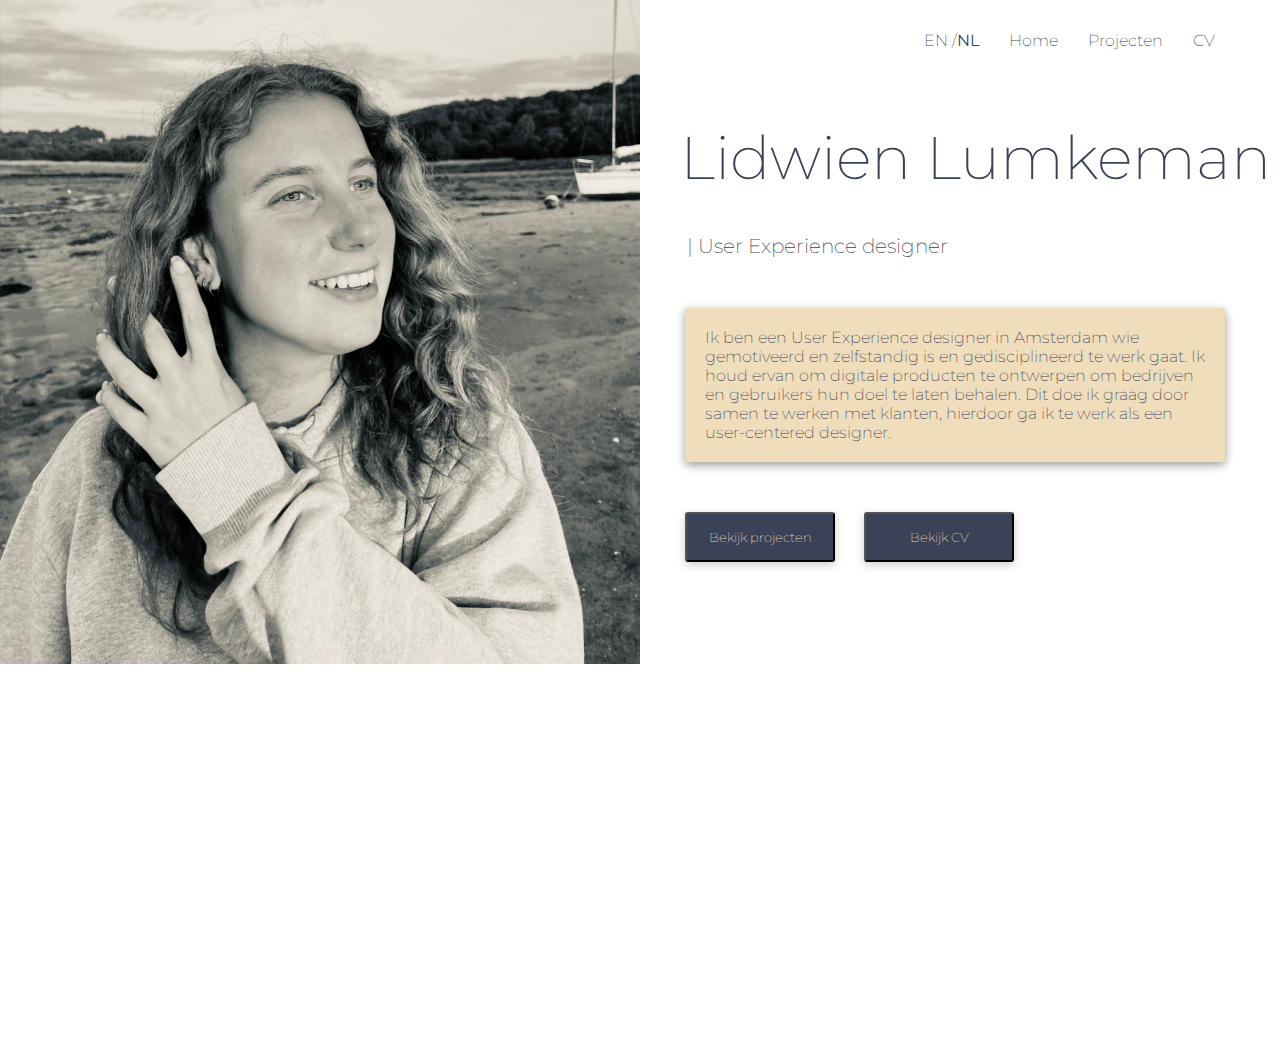
<file: index.html>
<!DOCTYPE html>
<html lang="en">
<head>
    <meta charset="UTF-8">
        <meta name="viewport" content="width=device-width, initial-scale=1.0">
    <meta http-equiv="X-UA-Compatible" content="ie=edge">
    <link rel="stylesheet" href="style.css">
    <title>landingpage</title>
</head>

<body>
    <main>
<header>
        <nav>
            <ul>
                <li><a href="index-en.html"> EN / <strong>  NL </strong> </a></li>
                <li><a href="index.html"> Home </a></li>
                <li><a href="projecten.html"> Projecten </a></li>
                <li><a href="cv.html"> CV </a></li>
            </ul>
        </nav>
    </header>

<section>
       <div class="container-header">
        <div class="photo">
            <img class="photo" src="images/header-foto.png" >
        </div>

        <div class="text-header">
            <h1> Lidwien Lumkeman </h1>
            <h4> |  User Experience designer </h4>

            <p> Ik ben een User Experience designer in Amsterdam wie gemotiveerd en zelfstandig is en gedisciplineerd te werk gaat.
              Ik houd ervan om digitale producten te ontwerpen om bedrijven en gebruikers hun doel te laten behalen. Dit doe ik graag door samen te werken met klanten,
              hierdoor ga ik te werk als een user-centered designer.  </p>

            <button class="buttons-header"> <a class="button-case" href="projecten.html"> Bekijk projecten </a></button>

            <button class="buttons-header"> <a class="button-case" href="cv.html"> Bekijk CV </a></button>

            </div>
        </div>

</section>
    </main>
</body>
</html>
</file>
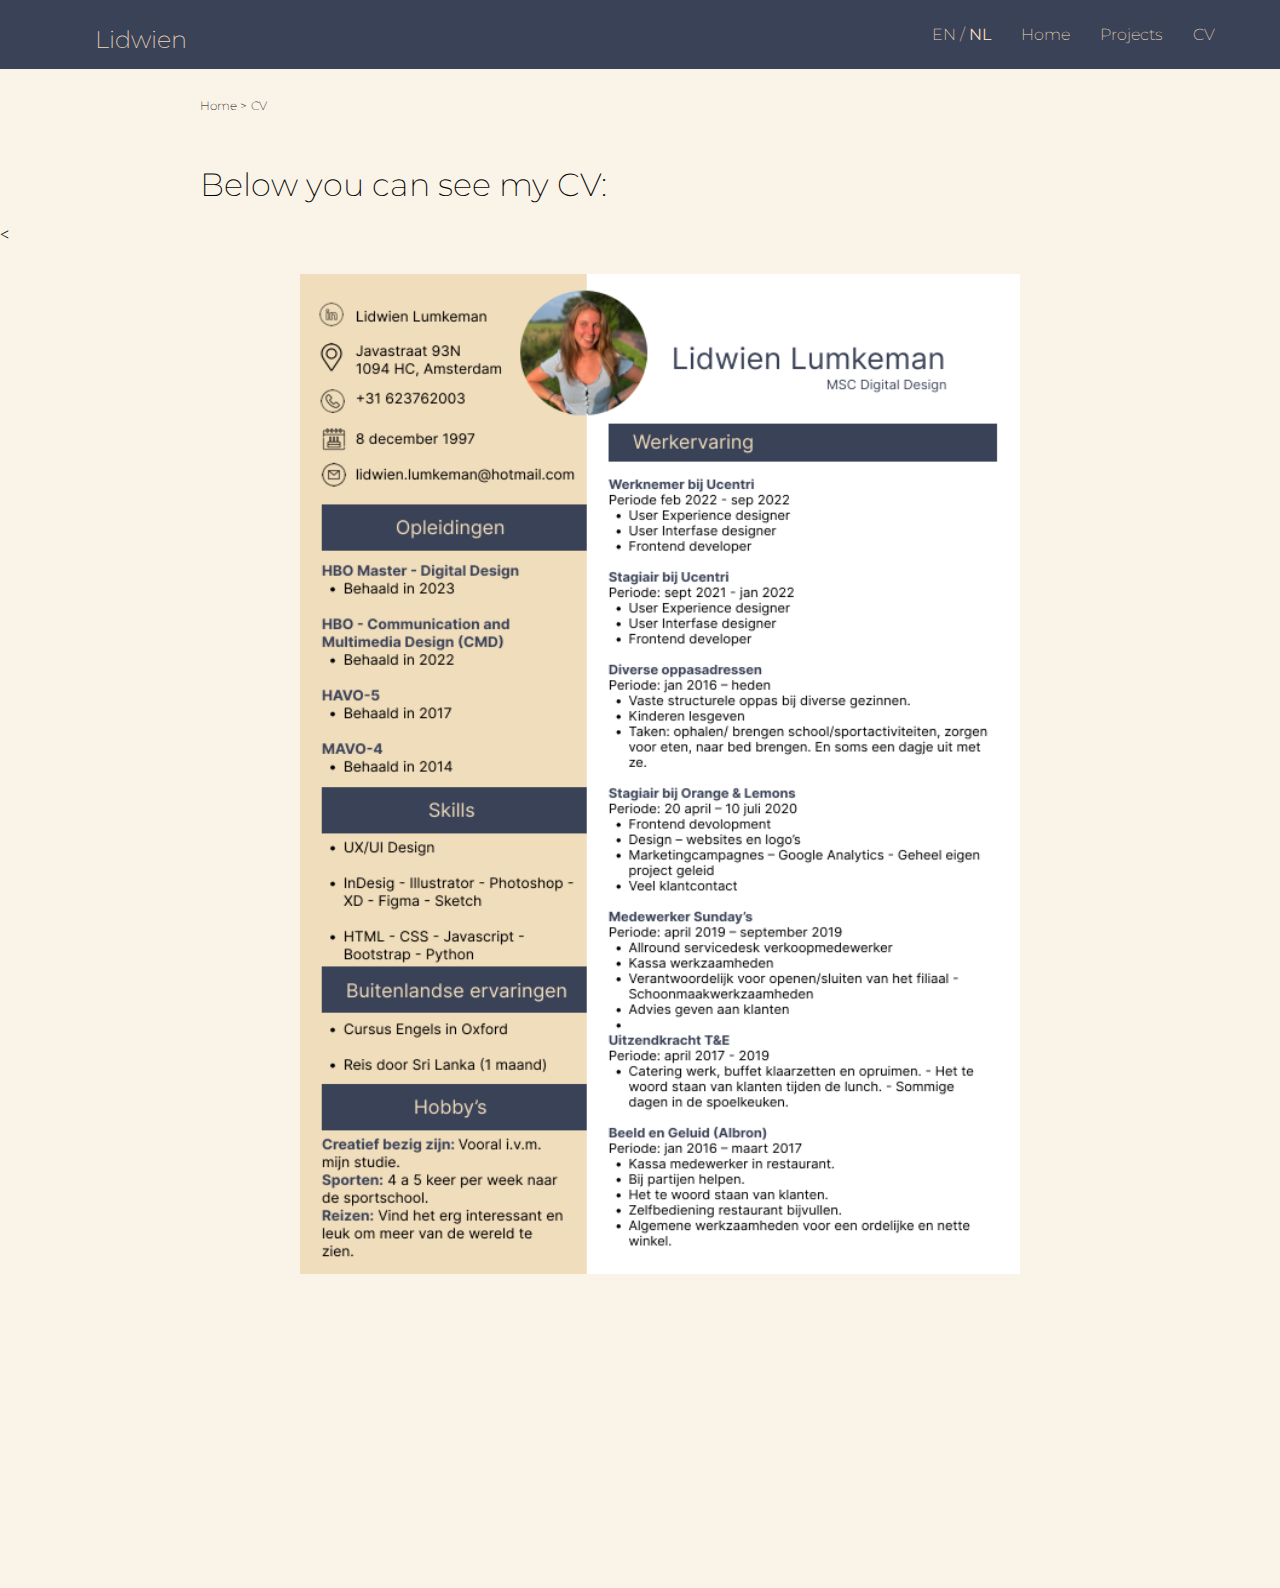
<file: cv-en.html>
<!DOCTYPE html>
<html lang="en">

<head>
    <meta charset="UTF-8">
    <meta name="viewport" content="width=device-width, initial-scale=1.0">
    <meta http-equiv="X-UA-Compatible" content="ie=edge">
    <link rel="stylesheet" href="style.css">
    <title>Cases</title>
</head>

<body>
    <main class="bg-beige">

      <header>
          <nav class="cases">
              <ul>
                  <li> <a href="index-en.html"> Lidwien </a></li>
                  <li><a href="cv.html"> EN / <strong>  NL </strong> </a></li>
                  <li><a href="index-en.html"> Home </a></li>
                  <li><a href="projecten-en.html"> Projects </a></li>
                  <li><a href="cv-en.html"> CV </a></li>
              </ul>
          </nav>
      </header>

                <p class="text-case1"> <a class="breadcrumps" href="index.html"> Home ></a> <a class="breadcrumps"> CV </a> </p>

        <h1 class="header"> Below you can see my CV: </h1>

        <<img class="cv" src="images/cv.png" alt="">
    </main>


</body>

</html>
</file>
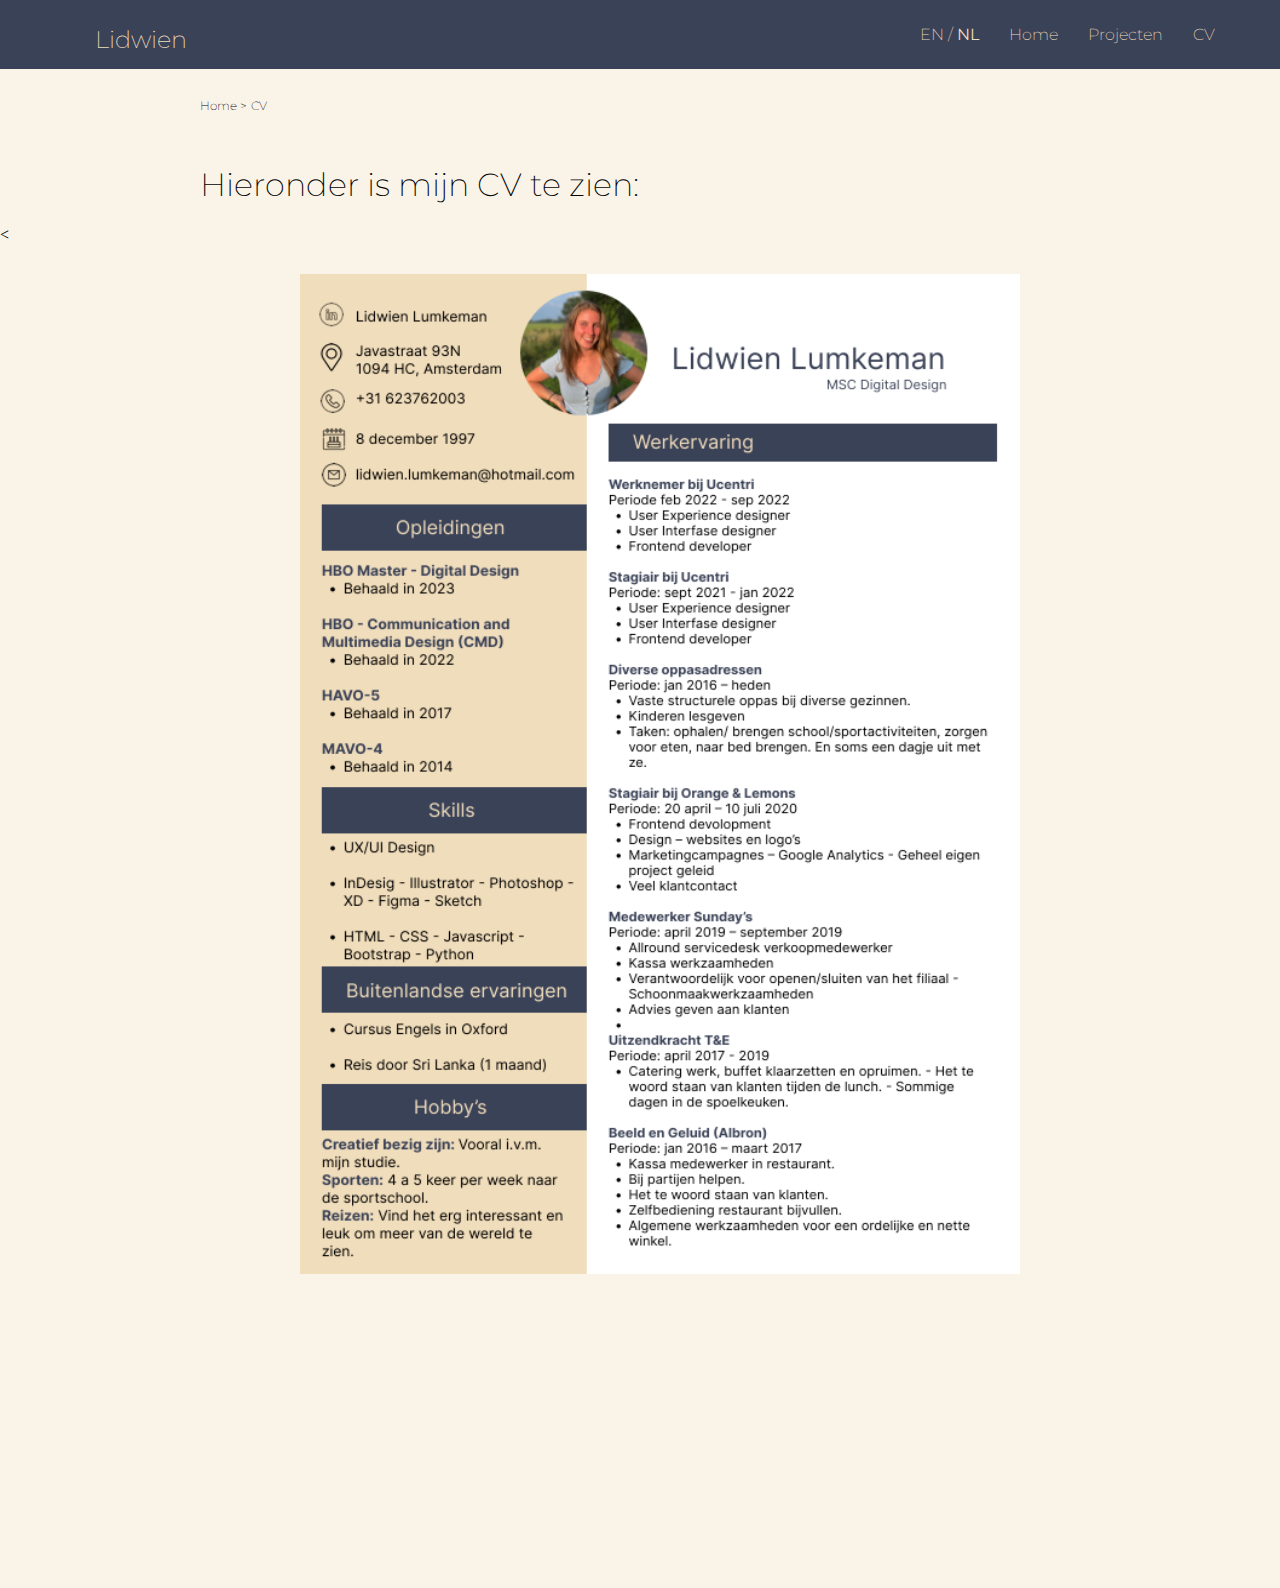
<file: cv.html>
<!DOCTYPE html>
<html lang="en">

<head>
    <meta charset="UTF-8">
    <meta name="viewport" content="width=device-width, initial-scale=1.0">
    <meta http-equiv="X-UA-Compatible" content="ie=edge">
    <link rel="stylesheet" href="style.css">
    <title>Cases</title>
</head>

<body>
    <main class="bg-beige">

      <header>
          <nav class="cases">
              <ul>
                  <li> <a href="index.html"> Lidwien </a></li>
                  <li><a href="cv-en.html"> EN / <strong>  NL </strong> </a></li>
                  <li><a href="index.html"> Home </a></li>
                  <li><a href="projecten.html"> Projecten </a></li>
                  <li><a href="cv.html"> CV </a></li>
              </ul>
          </nav>
      </header>

                <p class="text-case1"> <a class="breadcrumps" href="index.html"> Home ></a> <a class="breadcrumps"> CV </a> </p>

        <h1 class="header"> Hieronder is mijn CV te zien: </h1>

        <<img class="cv" src="images/cv.png" alt="">
    </main>


</body>

</html>
</file>
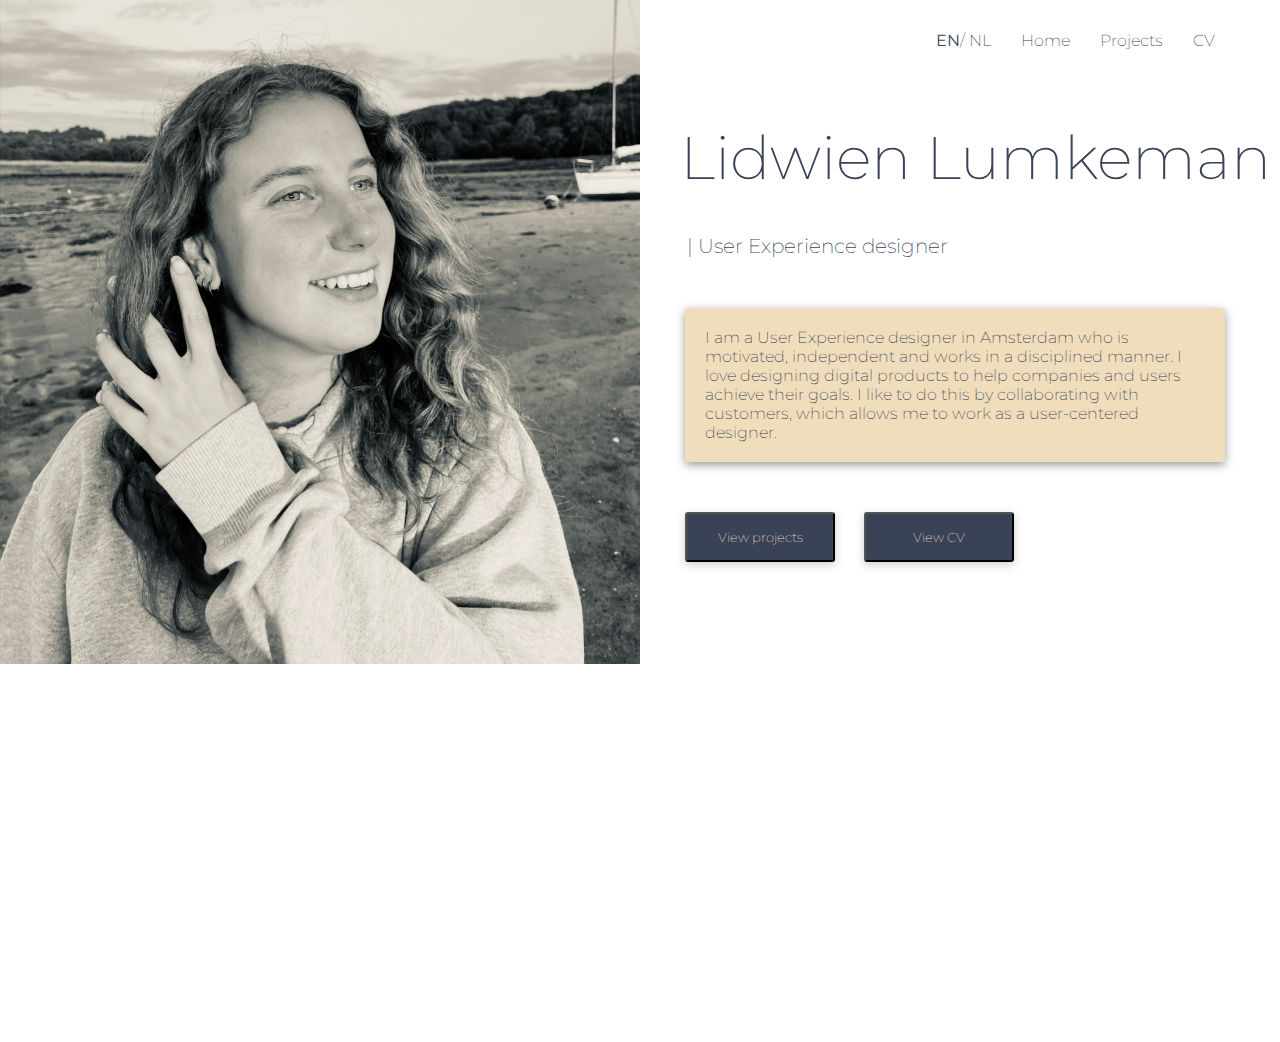
<file: index-en.html>
<!DOCTYPE html>
<html lang="en">
<head>
    <meta charset="UTF-8">
        <meta name="viewport" content="width=device-width, initial-scale=1.0">
    <meta http-equiv="X-UA-Compatible" content="ie=edge">
    <link rel="stylesheet" href="style.css">
    <title>landingpage</title>
</head>

<body>
    <main>
<header>
        <nav>
            <ul>
              <li><a href="index.html"> <strong> EN </strong> /  NL </a></li>
                <li><a href="index-en.html"> Home </a></li>
                <li><a href="projecten-en.html"> Projects </a></li>
                <li><a href="cv-en.html"> CV </a></li>
            </ul>
        </nav>
    </header>

<section>
       <div class="container-header">
        <div class="photo">
            <img class="photo" src="images/header-foto.png" >
        </div>

        <div class="text-header">
            <h1> Lidwien Lumkeman </h1>
            <h4> |  User Experience designer </h4>

            <p> I am a User Experience designer in Amsterdam who is motivated, independent and works in a disciplined manner.
              I love designing digital products to help companies and users achieve their goals.
              I like to do this by collaborating with customers, which allows me to work as a user-centered designer.
  </p>

            <button class="buttons-header"> <a class="button-case" href="projecten-en.html"> View projects </a></button>

            <button class="buttons-header"> <a class="button-case" href="cv-en.html"> View CV </a></button>

            </div>
        </div>

</section>
    </main>
</body>
</html>
</file>
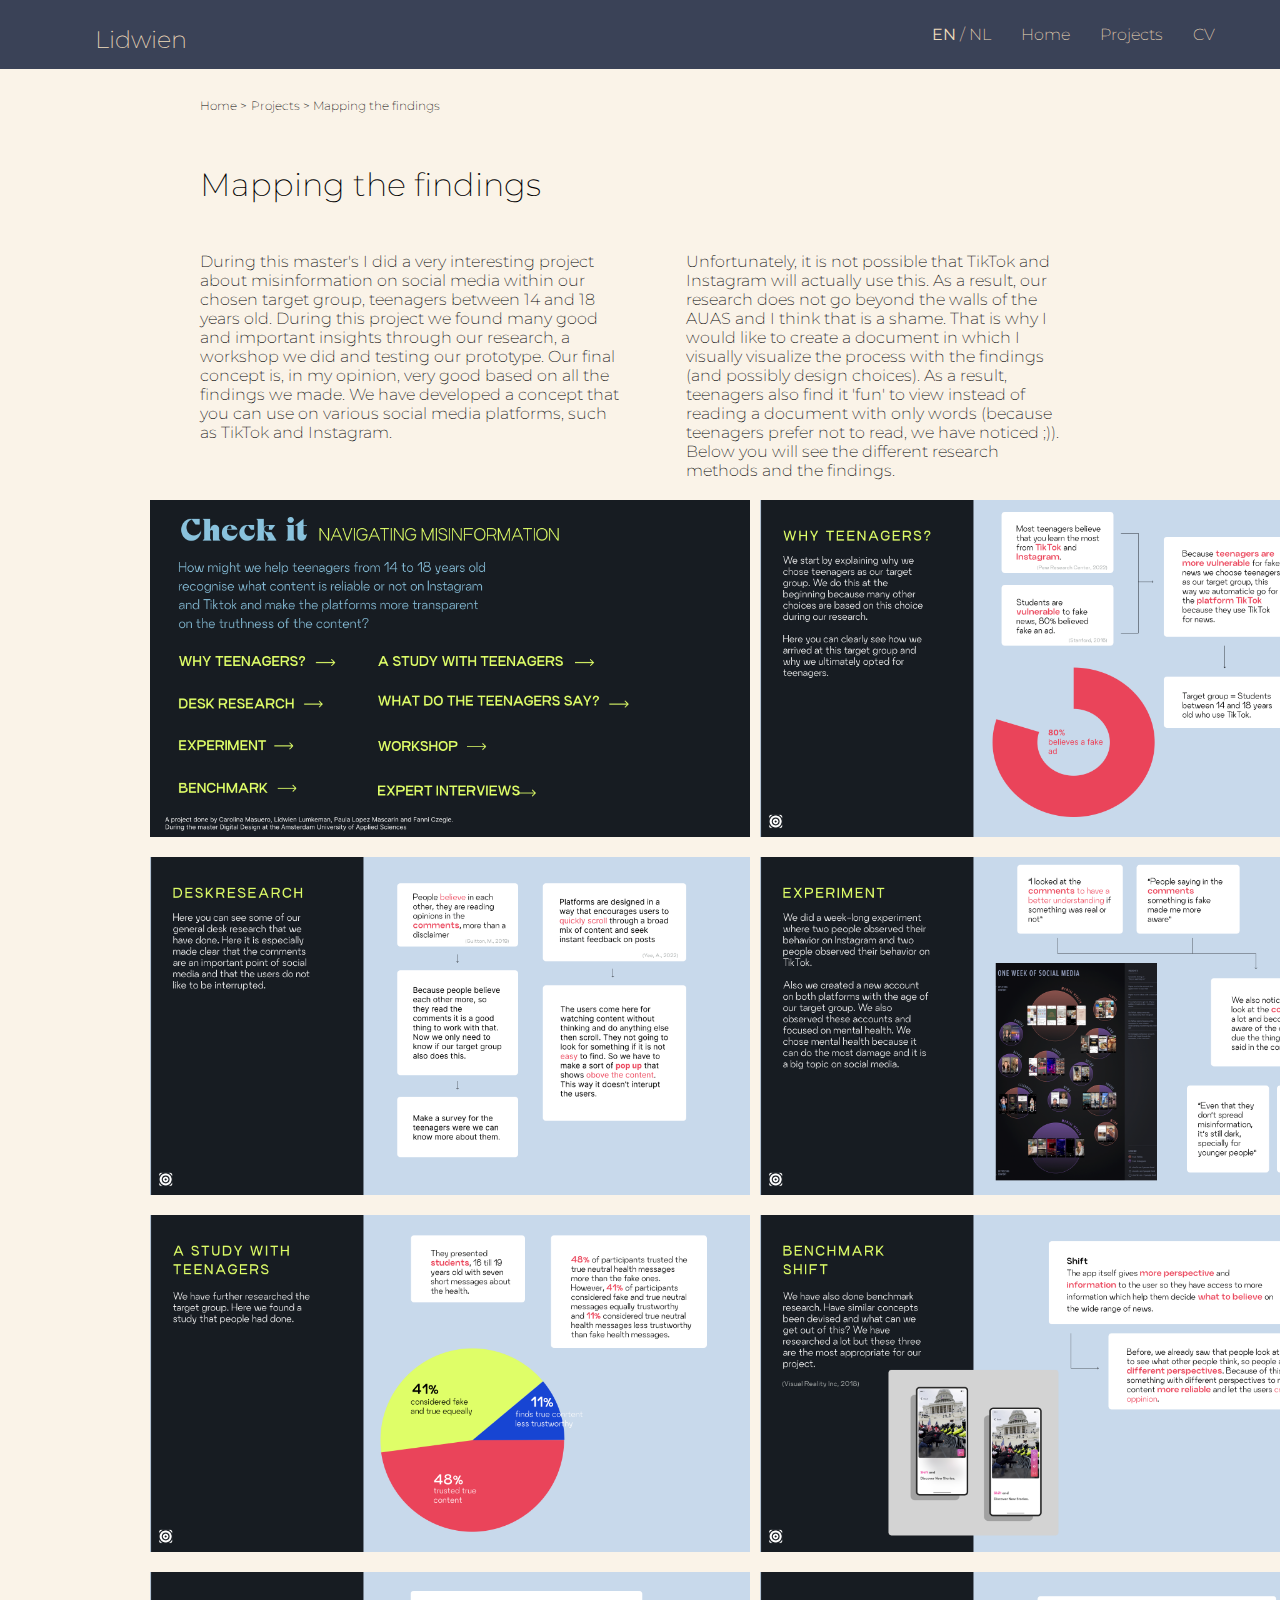
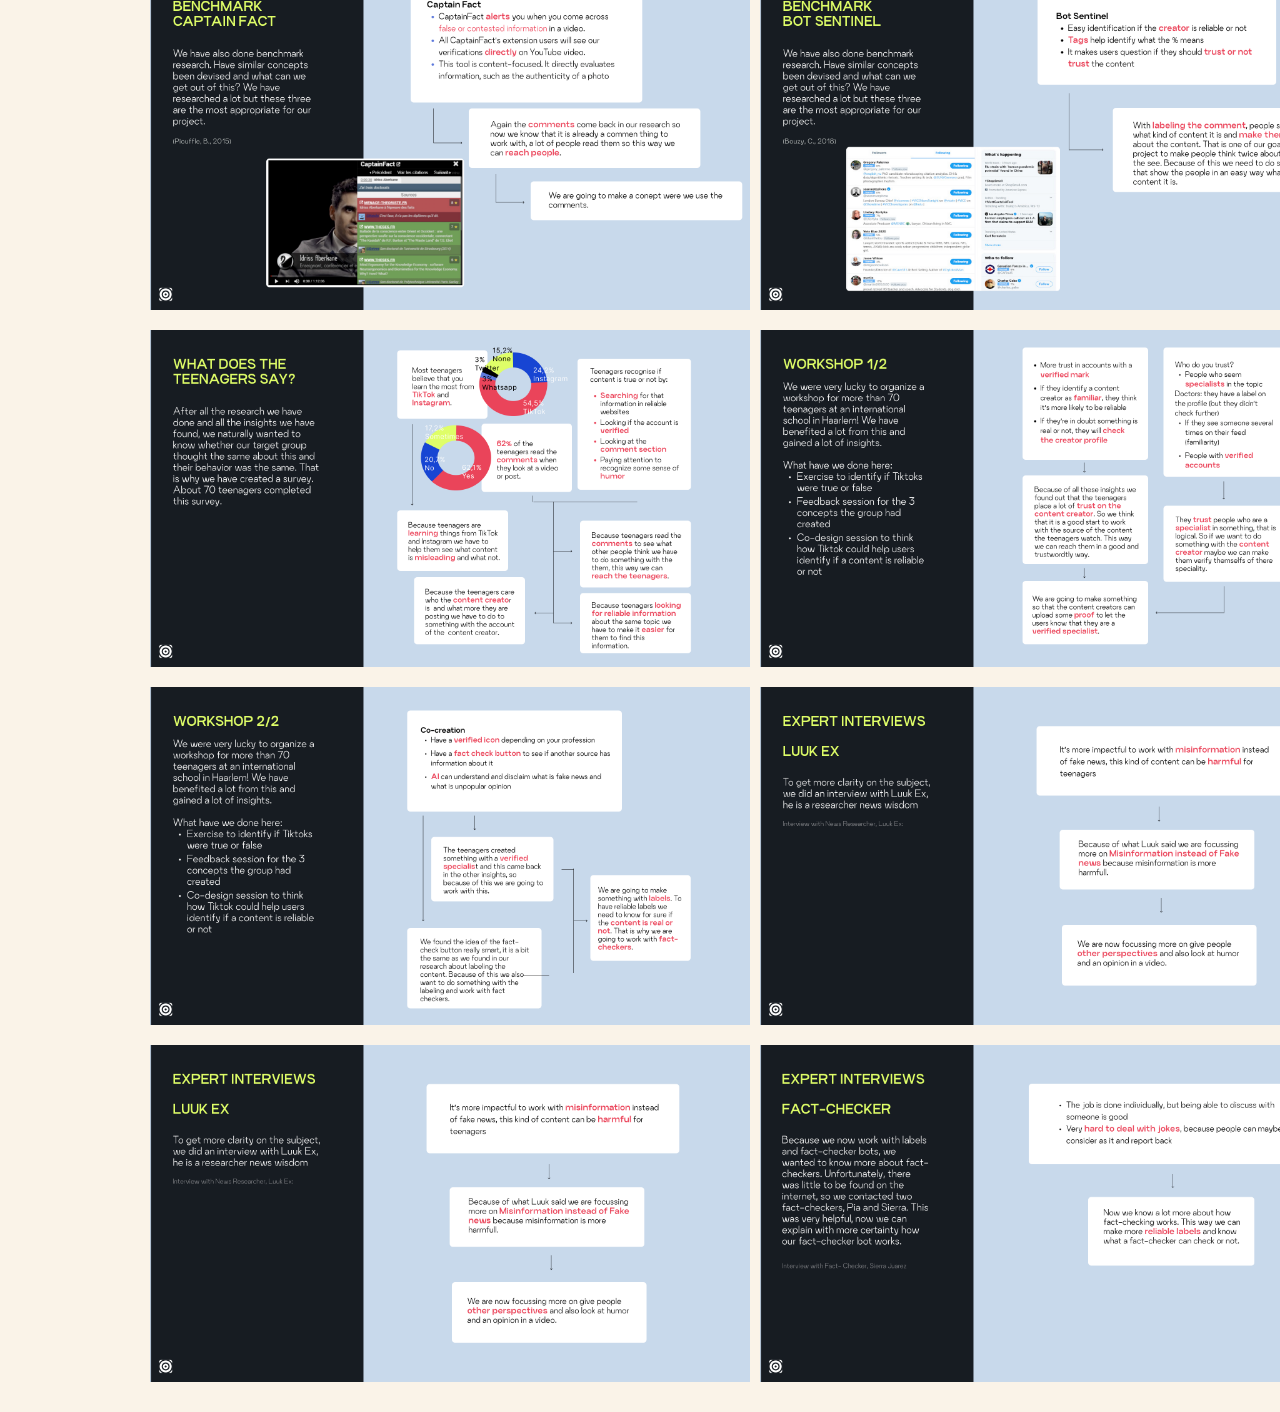
<file: mapping-en.html>
<DOCTYPE html>
<html lang="en">

<head>
    <meta charset="UTF-8">
    <meta name="viewport" content="width=device-width, initial-scale=1.0">
    <meta http-equiv="X-UA-Compatible" content="ie=edge">
    <link rel="stylesheet" href="style.css">
    <title>Document</title>
</head>

<body>

    <main class="bg-beige">

      <header>
          <nav class="cases">
              <ul>
                  <li> <a href="index-en.html"> Lidwien </a></li>
                  <li><a href="mapping.html"> <strong> EN </strong> /  NL </a></li>
                  <li><a href="index-en.html"> Home </a></li>
                  <li><a href="projecten-en.html"> Projects </a></li>
                  <li><a href="cv-en.html"> CV </a></li>
              </ul>
          </nav>
      </header>

        <p class="text-case1"> <a class="breadcrumps" href="index-en.html"> Home ></a> <a class="breadcrumps" href="projecten-en.html" > Projects > </a> <a class="breadcrumps"> Mapping the findings </a> </p>

        <h1 class="header"> Mapping the findings </h1>

<div class="information">
        <p class="text-case1"> During this master's I did a very interesting project about misinformation on social media within our chosen target group, teenagers between 14 and 18 years old. During this project we found many good and important insights through our research, a workshop we did and testing our prototype.
Our final concept is, in my opinion, very good based on all the findings we made. We have developed a concept that you can use on various social media platforms, such as TikTok and Instagram.
           </p>

        <p class="text-case2">  Unfortunately, it is not possible that TikTok and Instagram will actually use this. As a result, our research does not go beyond the walls of the AUAS and I think that is a shame.
          That is why I would like to create a document in which I visually visualize the process with the findings (and possibly design choices). As a result, teenagers also find it 'fun' to view instead of reading a document with only words (because teenagers prefer not to read, we have noticed ;)). <br>
          Below you will see the different research methods and the findings. </p>
        </div>

    <div class="information">
        <img class="img-poster" src="images/afterlife1.png">
        <img class="img-poster2" src="images/afterlife2.png">
    </div>

    <div class="information">
        <img class="img-poster" src="images/afterlife3.png">
        <img class="img-poster2" src="images/afterlife4.png">
    </div>

    <div class="information">
        <img class="img-poster" src="images/afterlife5.png">
        <img class="img-poster2" src="images/afterlife6.png">
    </div>

    <div class="information">
        <img class="img-poster" src="images/afterlife7.png">
        <img class="img-poster2" src="images/afterlife8.png">
    </div>

    <div class="information">
        <img class="img-poster" src="images/afterlife9.png">
        <img class="img-poster2" src="images/afterlife10.png">
    </div>

    <div class="information">
        <img class="img-poster" src="images/afterlife11.png">
        <img class="img-poster2" src="images/afterlife12.png">
    </div>

    <div class="information">
        <img class="img-poster" src="images/afterlife12.png">
        <img class="img-poster2" src="images/afterlife14.png">
    </div>


    </main>

</body>

</html>
</file>
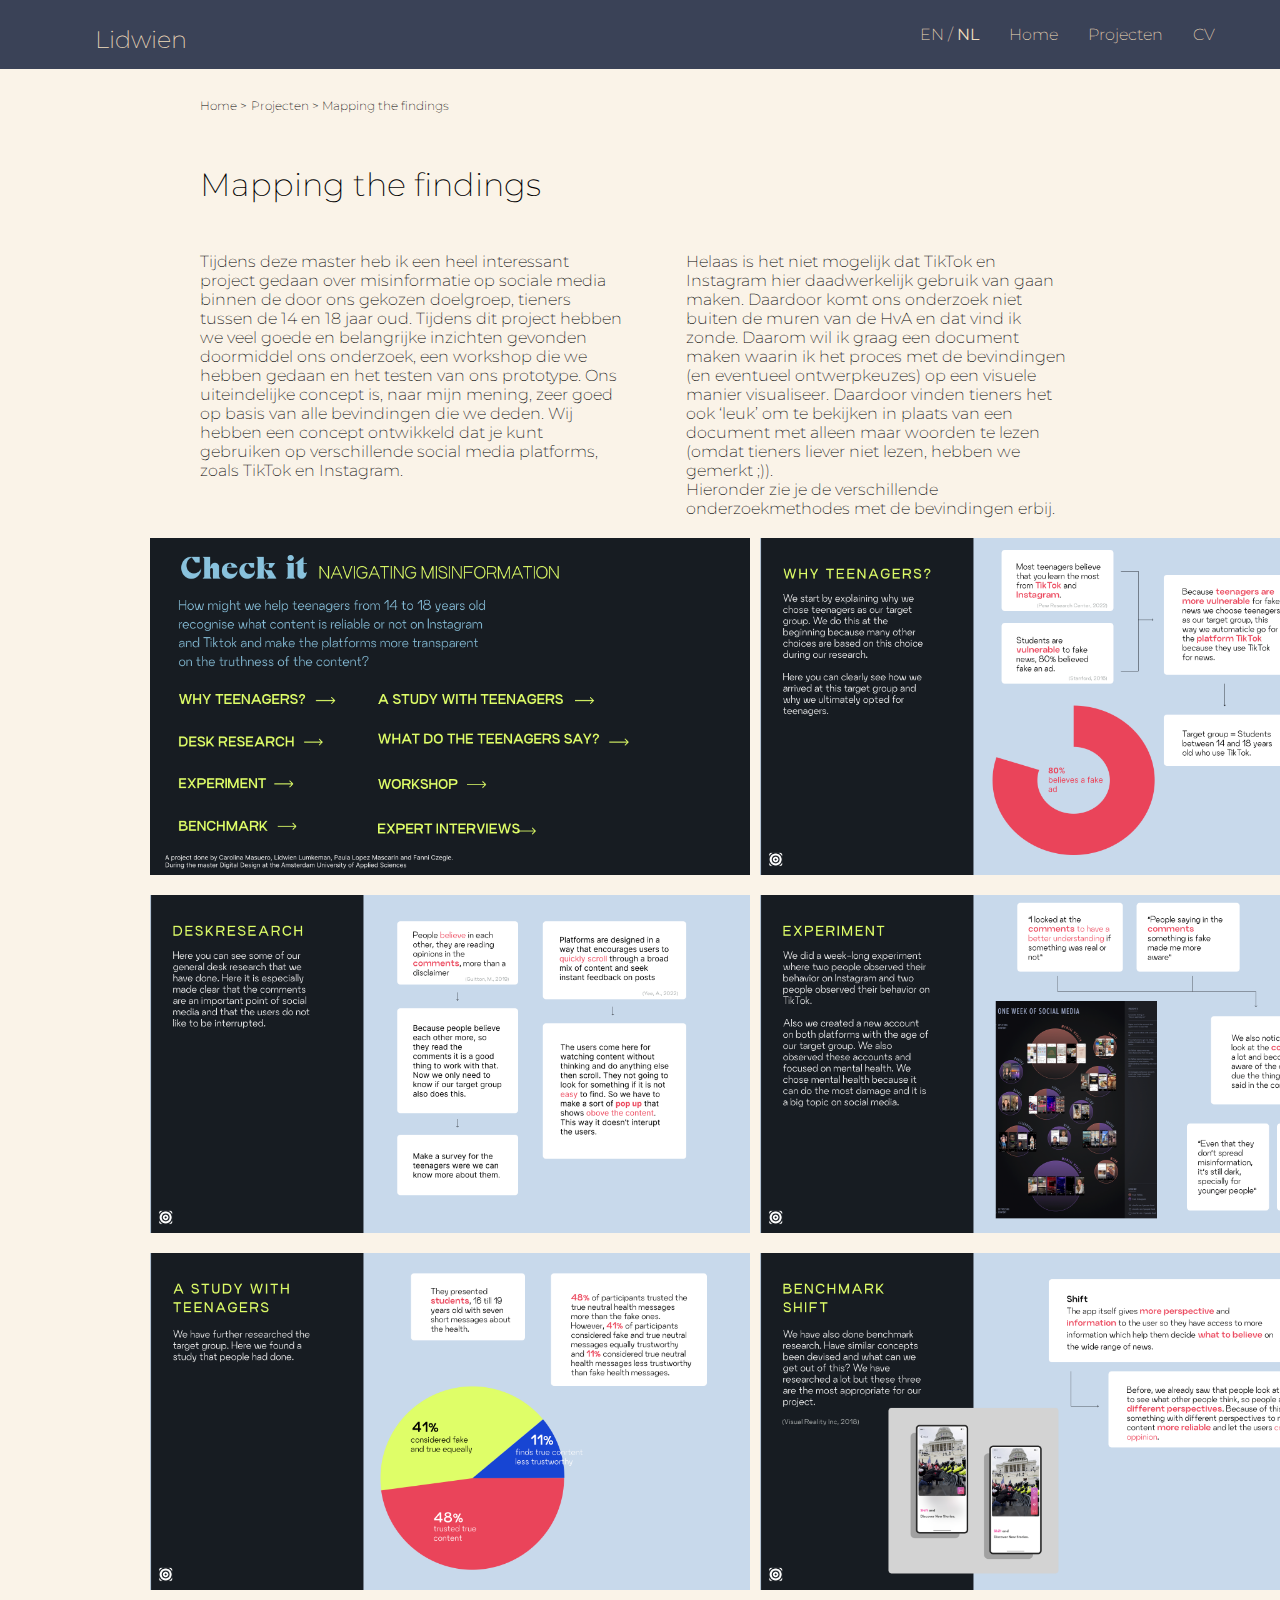
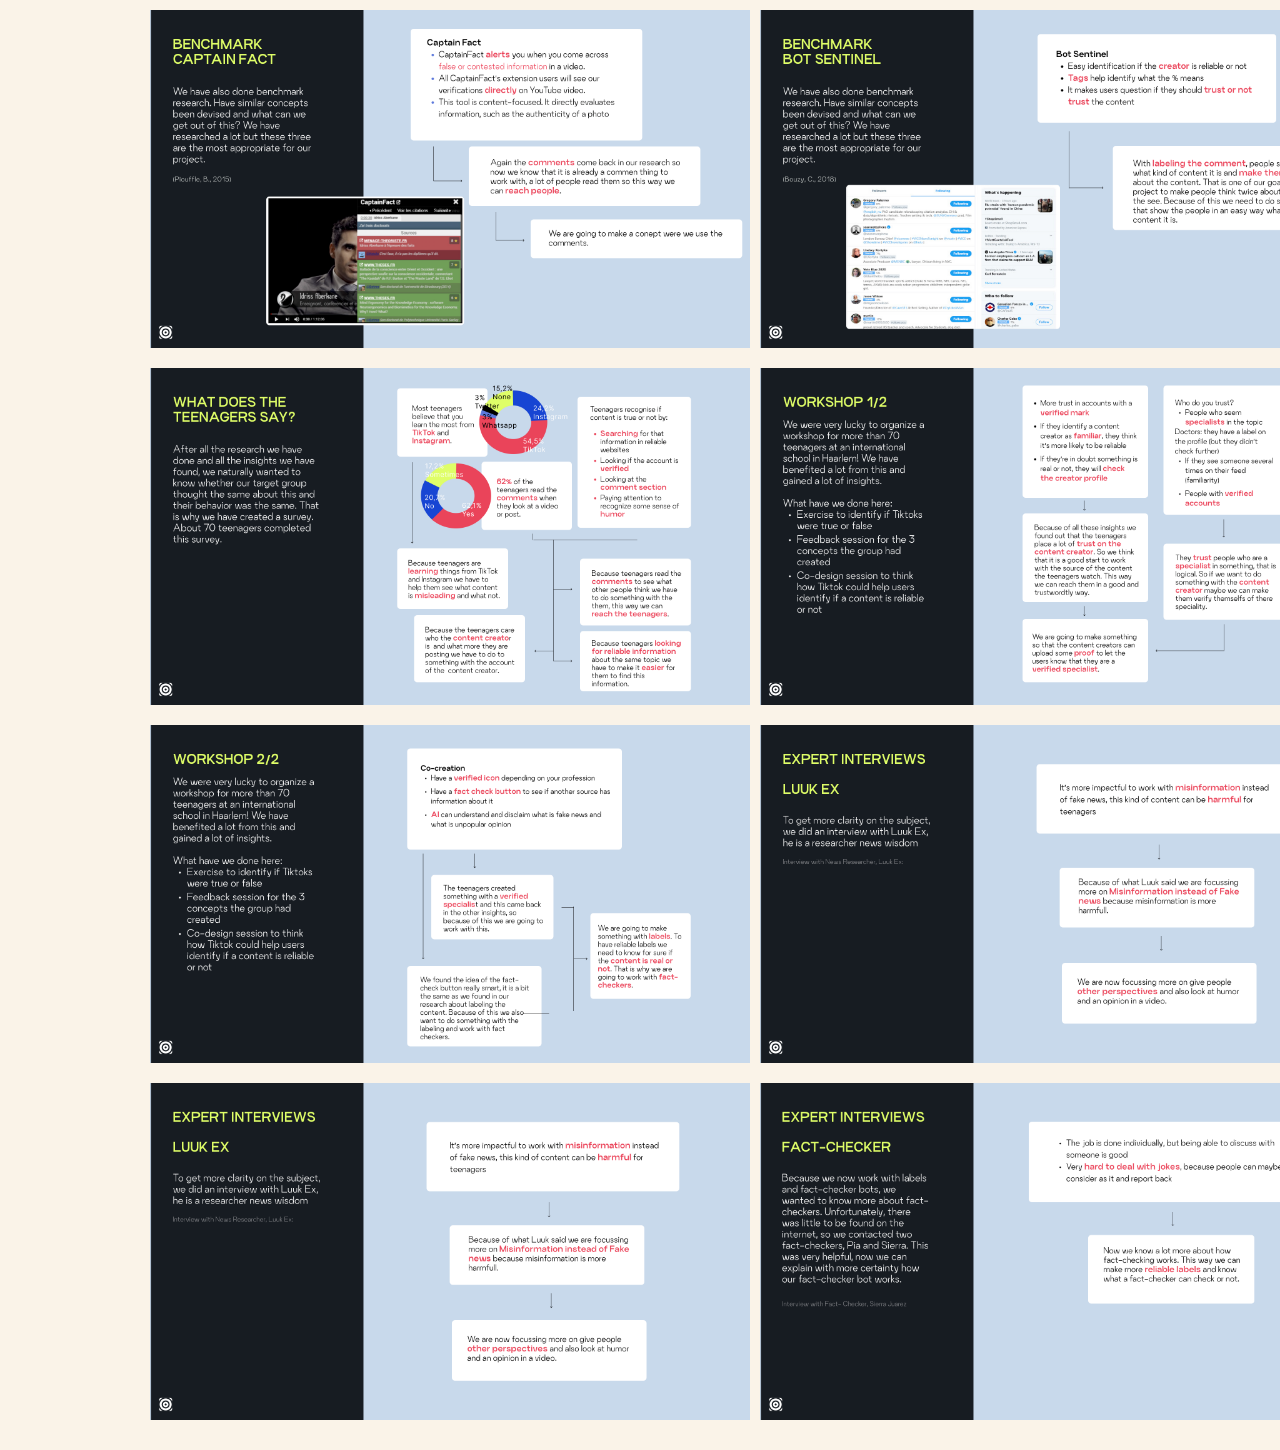
<file: mapping.html>
<DOCTYPE html>
<html lang="en">

<head>
    <meta charset="UTF-8">
    <meta name="viewport" content="width=device-width, initial-scale=1.0">
    <meta http-equiv="X-UA-Compatible" content="ie=edge">
    <link rel="stylesheet" href="style.css">
    <title>Document</title>
</head>

<body>

    <main class="bg-beige">

      <header>
          <nav class="cases">
              <ul>
                  <li> <a href="index.html"> Lidwien </a></li>
                  <li><a href="mapping-en.html"> EN / <strong>  NL </strong> </a></li>
                  <li><a href="index.html"> Home </a></li>
                  <li><a href="projecten.html"> Projecten </a></li>
                  <li><a href="cv.html"> CV </a></li>
              </ul>
          </nav>
      </header>

        <p class="text-case1"> <a class="breadcrumps" href="index.html"> Home ></a> <a class="breadcrumps" href="projecten.html" > Projecten > </a> <a class="breadcrumps"> Mapping the findings </a> </p>

        <h1 class="header"> Mapping the findings </h1>

<div class="information">
        <p class="text-case1"> Tijdens deze master heb ik een heel interessant project gedaan over misinformatie op sociale media binnen de door ons gekozen doelgroep, tieners tussen de 14 en 18 jaar oud. Tijdens dit project hebben we veel goede en belangrijke inzichten gevonden doormiddel ons onderzoek, een workshop die we hebben gedaan en het testen van ons prototype.
          Ons uiteindelijke concept is, naar mijn mening, zeer goed op basis van alle bevindingen die we deden. Wij hebben een concept ontwikkeld dat je kunt gebruiken op verschillende social media platforms, zoals TikTok en Instagram.
           </p>

        <p class="text-case2">  Helaas is het niet mogelijk dat TikTok en Instagram hier daadwerkelijk gebruik van gaan maken. Daardoor komt ons onderzoek niet buiten de muren van de HvA en dat vind ik zonde.
        Daarom wil ik graag een document maken waarin ik het proces met de bevindingen (en eventueel ontwerpkeuzes) op een visuele manier visualiseer. Daardoor vinden tieners het ook ‘leuk’ om te bekijken in plaats van een document met alleen maar woorden te lezen (omdat tieners liever niet lezen, hebben we gemerkt ;)). <br>
      Hieronder zie je de verschillende onderzoekmethodes met de bevindingen erbij.</p>
</div>

    <div class="information">
        <img class="img-poster" src="images/afterlife1.png">
        <img class="img-poster2" src="images/afterlife2.png">
    </div>

    <div class="information">
        <img class="img-poster" src="images/afterlife3.png">
        <img class="img-poster2" src="images/afterlife4.png">
    </div>

    <div class="information">
        <img class="img-poster" src="images/afterlife5.png">
        <img class="img-poster2" src="images/afterlife6.png">
    </div>

    <div class="information">
        <img class="img-poster" src="images/afterlife7.png">
        <img class="img-poster2" src="images/afterlife8.png">
    </div>

    <div class="information">
        <img class="img-poster" src="images/afterlife9.png">
        <img class="img-poster2" src="images/afterlife10.png">
    </div>

    <div class="information">
        <img class="img-poster" src="images/afterlife11.png">
        <img class="img-poster2" src="images/afterlife12.png">
    </div>

    <div class="information">
        <img class="img-poster" src="images/afterlife12.png">
        <img class="img-poster2" src="images/afterlife14.png">
    </div>


    </main>

</body>

</html>
</file>
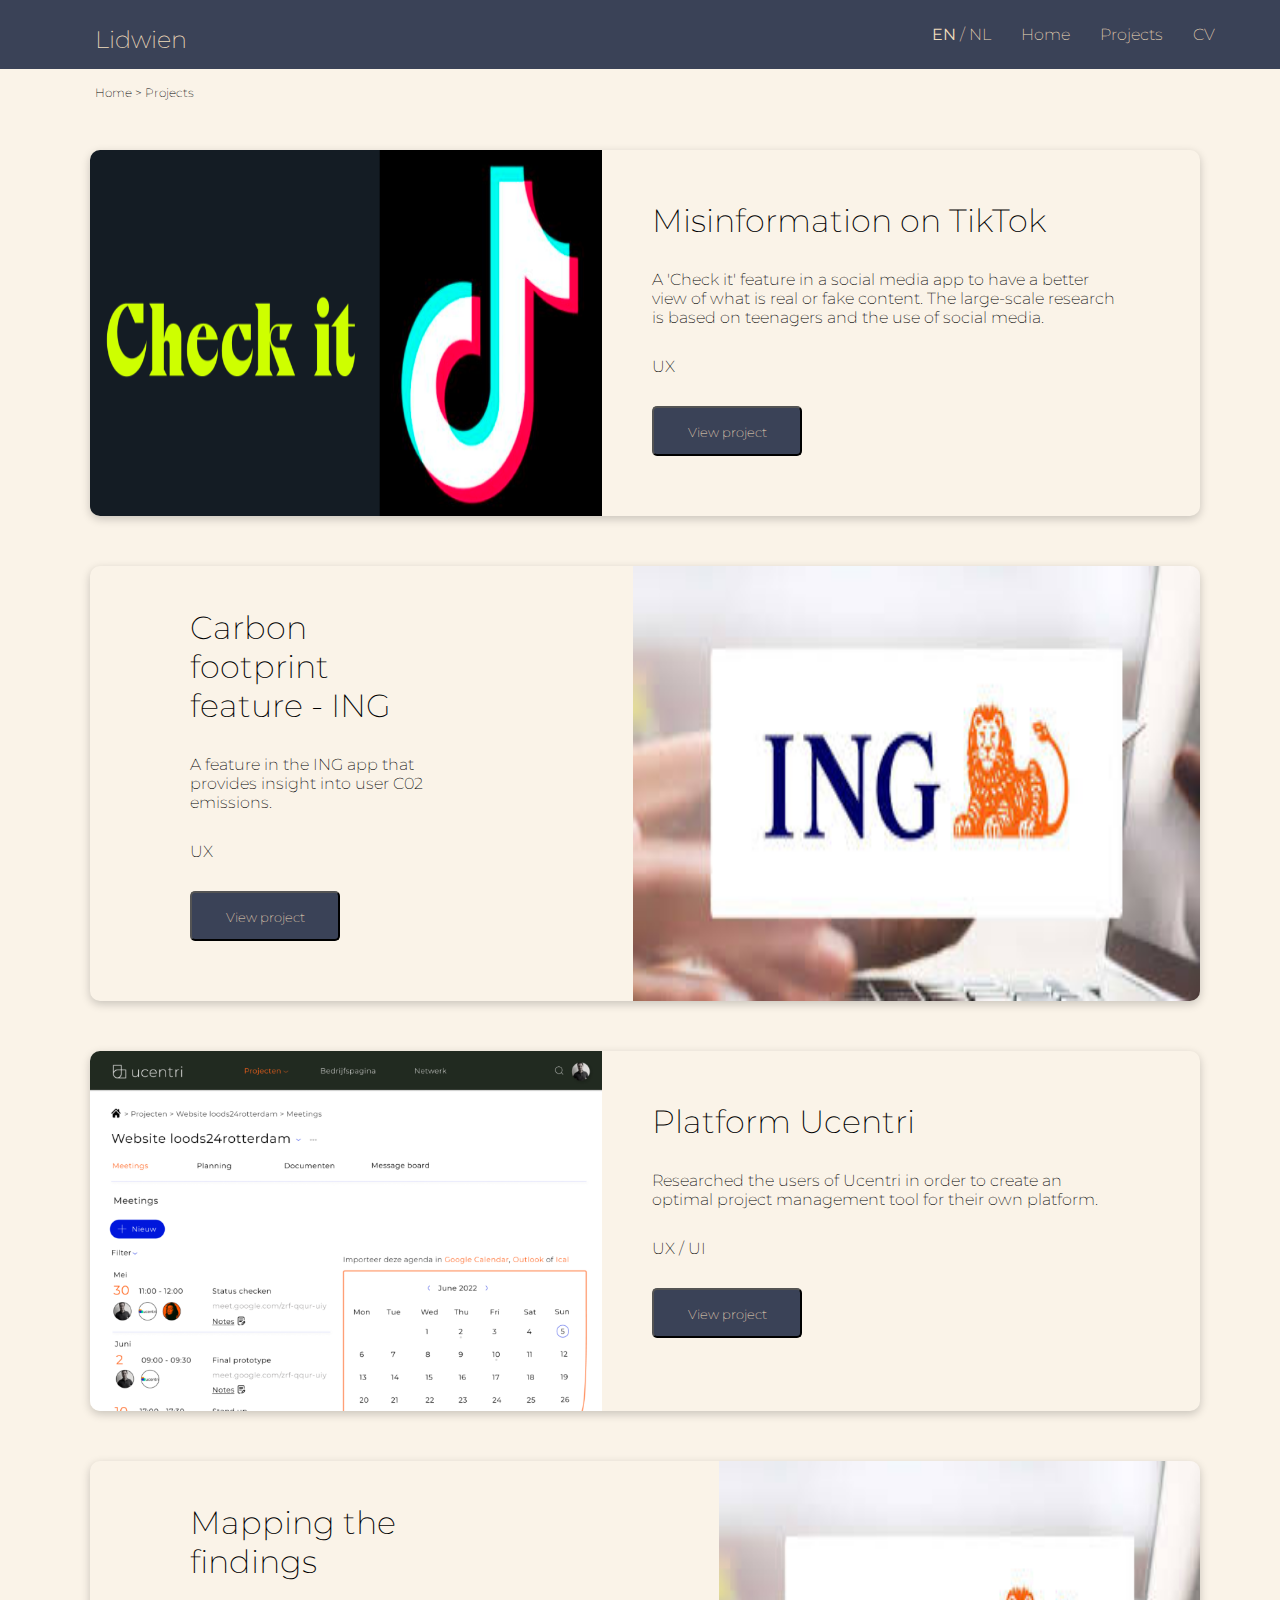
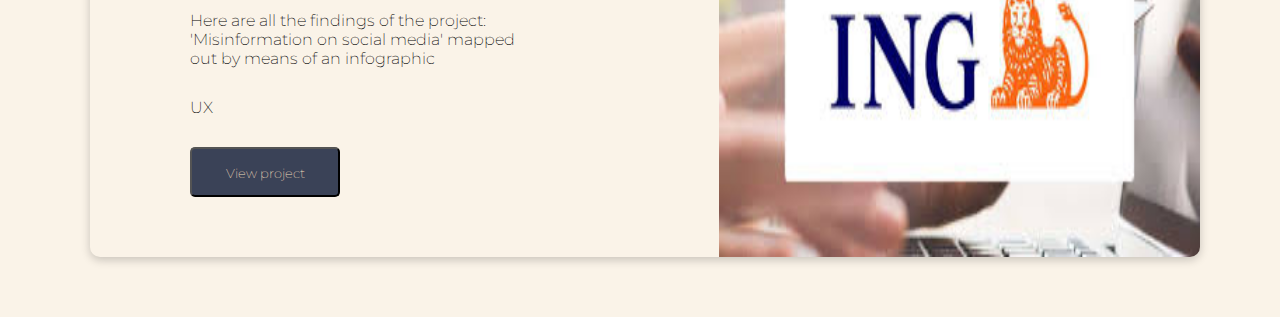
<file: projecten-en.html>
<!DOCTYPE html>
<html lang="en">

<head>
    <meta charset="UTF-8">
    <meta name="viewport" content="width=device-width, initial-scale=1.0">
    <meta http-equiv="X-UA-Compatible" content="ie=edge">
    <link rel="stylesheet" href="style.css">
    <title>Cases</title>
</head>

<body>
    <main class="bg-beige">

      <header>
          <nav class="cases">
              <ul>
                  <li> <a href="index-en.html"> Lidwien </a></li>
                  <li><a href="projecten.html"> <strong> EN </strong> /  NL </a></li>
                  <li><a href="index-en.html"> Home </a></li>
                  <li><a href="projecten-en.html"> Projects </a></li>
                  <li><a href="cv-en.html"> CV </a></li>
              </ul>
          </nav>
      </header>

                <p class="breadcrumps-text"> <a class="breadcrumps" href="index-en.html"> Home ></a> <a class="breadcrumps" href="projecten-en.html" > Projects </a> </p>
        <section class="cases">


            <div class="container-1">

                    <img class="photo-case1" src="images/tiktok.png">

                <div class="informatie">
                    <h1> Misinformation on TikTok </h1>
                    <h4> A 'Check it' feature in a social media app to have a better view of what is real or fake content.
                      The large-scale research is based on teenagers and the use of social media.  </h4>
                    <h4> UX </h4>
                    <div>
                        <button class="button-case"> <a href="misinformation-en.html"> View project </a></button>
                    </div>
                </div>
            </div>


            <div class="container-2">

                    <img class="photo-reverse" src="images/ing.jpeg">

                <div class="informatie-case2">
                    <h1> Carbon footprint feature - ING </h1>
                    <h4> A feature in the ING app that provides insight into user C02 emissions. </h4>
                    <h4> UX </h4>
                    <div>
                        <button class="button-case"> <a class="button-text" href="footprint-ing-en.html"> View project </a></button>
                    </div>
                </div>
            </div>

            <div class="container-3">


                    <img class="photo-case3" src="images/ucentri.png">


                <div class="informatie">
                    <h1> Platform Ucentri </h1>
                    <h4> Researched the users of Ucentri in order to create an optimal project management tool for their own platform. </h4>
                    <h4> UX / UI </h4>
                    <div>
                        <button class="button-case"> <a href="ucentri-platform-en.html"> View project </a></button>
                    </div>
                </div>
            </div>

            <div class="container-2">

                    <img class="photo-reverse" src="images/ing.jpeg">

                <div class="informatie-case2">
                    <h1> Mapping the findings </h1>
                    <h4> Here are all the findings of the project: 'Misinformation on social media' mapped out by means of an infographic </h4>
                    <h4> UX </h4>
                    <div>
                        <button class="button-case"> <a class="button-text" href="mapping-en.html"> View project </a></button>
                    </div>
                </div>
            </div>


        </section>

    </main>
</body>

</html>
</file>
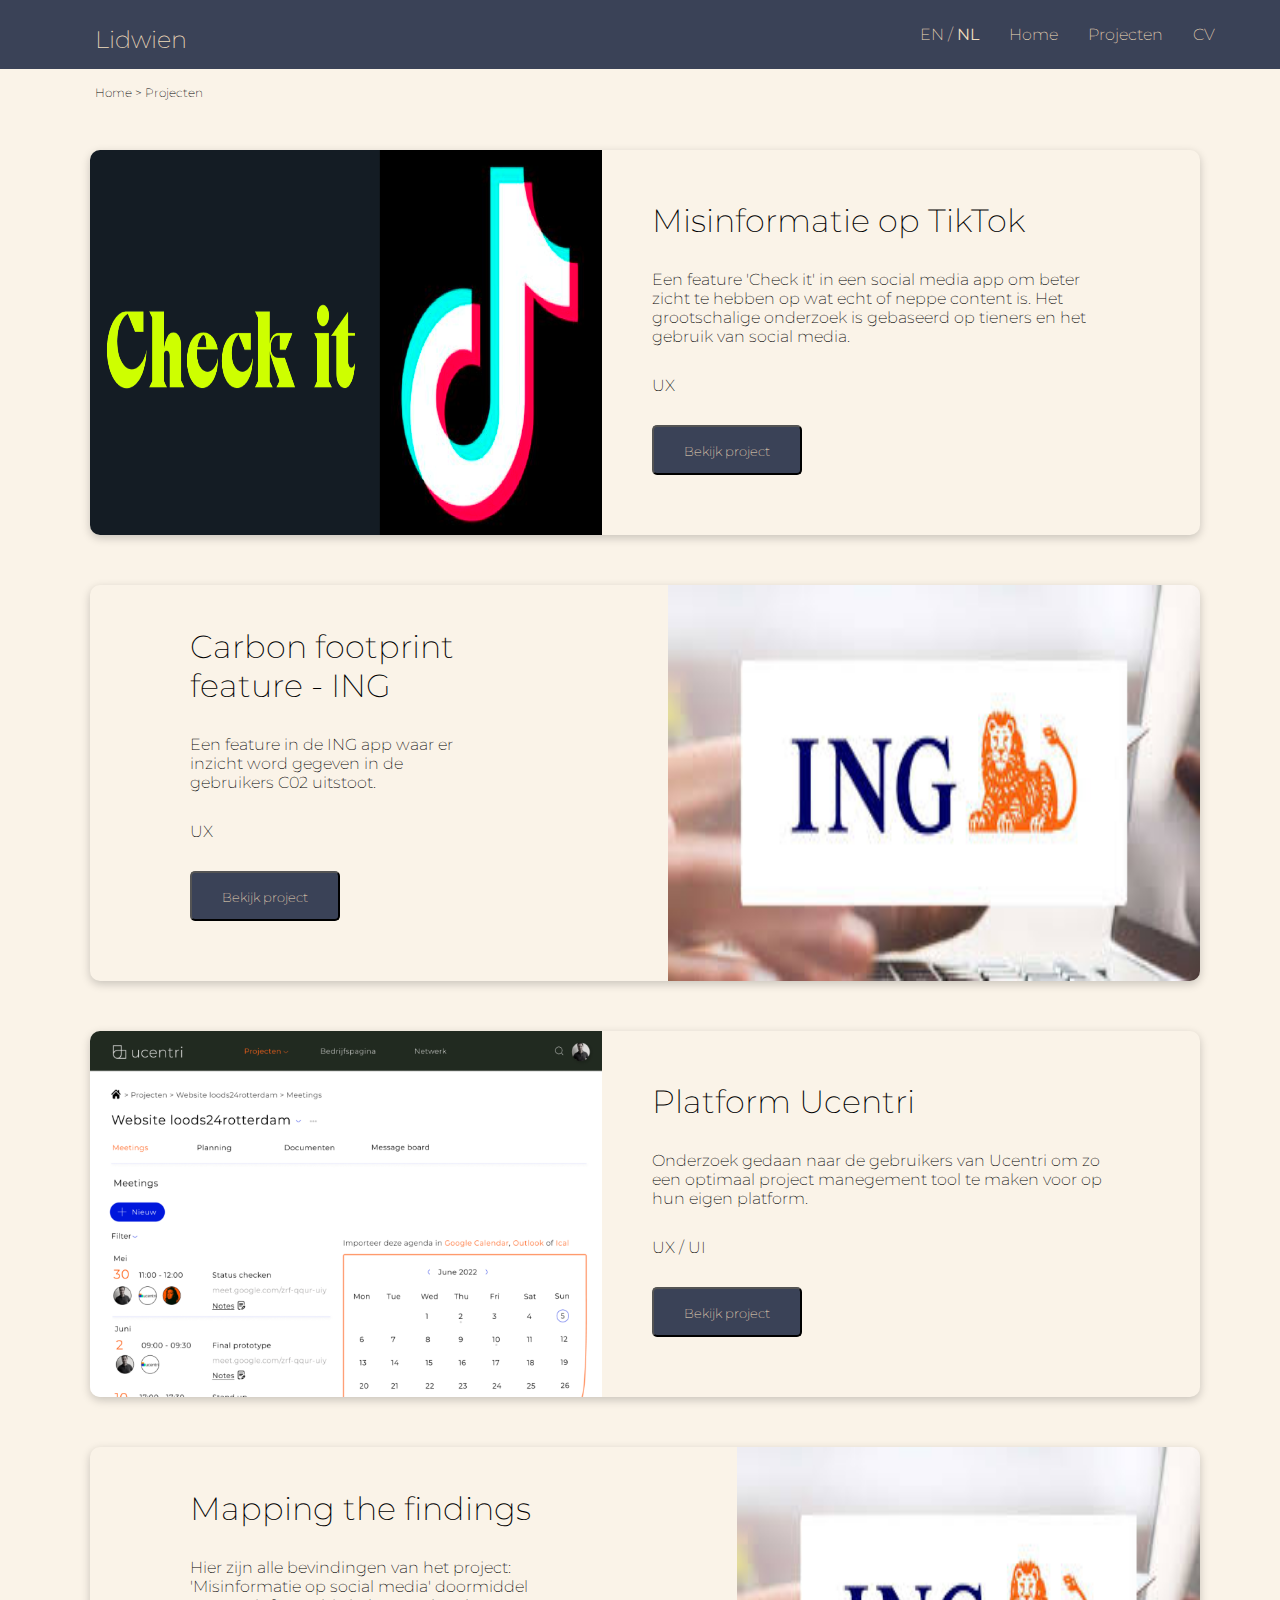
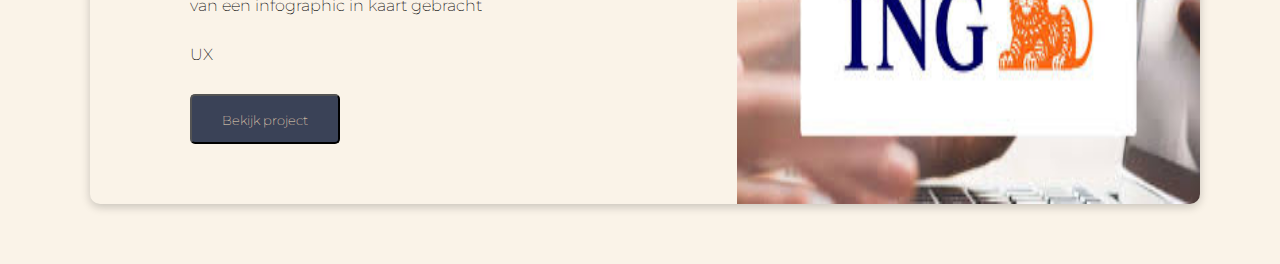
<file: projecten.html>
<!DOCTYPE html>
<html lang="en">

<head>
    <meta charset="UTF-8">
    <meta name="viewport" content="width=device-width, initial-scale=1.0">
    <meta http-equiv="X-UA-Compatible" content="ie=edge">
    <link rel="stylesheet" href="style.css">
    <title>Cases</title>
</head>

<body>
    <main class="bg-beige">

        <header>
            <nav class="cases">
                <ul>
                    <li> <a href="index.html"> Lidwien </a></li>
                    <li><a href="projecten-en.html"> EN / <strong>  NL </strong> </a></li>
                    <li><a href="index.html"> Home </a></li>
                    <li><a href="projecten.html"> Projecten </a></li>
                    <li><a href="cv.html"> CV </a></li>
                </ul>
            </nav>
        </header>

                <p class="breadcrumps-text"> <a class="breadcrumps" href="index.html"> Home ></a> <a class="breadcrumps" href="projecten.html" > Projecten </a> </p>
        <section class="cases">


            <div class="container-1">

                    <img class="photo-case1" src="images/tiktok.png">

                <div class="informatie">
                    <h1> Misinformatie op TikTok </h1>
                    <h4> Een feature 'Check it' in een social media app om beter zicht te hebben op wat echt of neppe content is.
                      Het grootschalige onderzoek is gebaseerd op tieners en het gebruik van social media.  </h4>
                    <h4> UX </h4>
                    <div>
                        <button class="button-case"> <a href="misinformation.html"> Bekijk project </a></button>
                    </div>
                </div>
            </div>


            <div class="container-2">

                    <img class="photo-reverse" src="images/ing.jpeg">

                <div class="informatie-case2">
                    <h1> Carbon footprint feature - ING </h1>
                    <h4> Een feature in de ING app waar er inzicht word gegeven in de gebruikers C02 uitstoot. </h4>
                    <h4> UX </h4>
                    <div>
                        <button class="button-case"> <a class="button-text" href="footprint-ing.html"> Bekijk project </a></button>
                    </div>
                </div>
            </div>

            <div class="container-3">


                    <img class="photo-case3" src="images/ucentri.png">


                <div class="informatie">
                    <h1> Platform Ucentri </h1>
                    <h4> Onderzoek gedaan naar de gebruikers van Ucentri om zo een optimaal project manegement
                      tool te maken voor op hun eigen platform. </h4>
                    <h4> UX / UI </h4>
                    <div>
                        <button class="button-case"> <a href="ucentri-platform.html"> Bekijk project </a></button>
                    </div>
                </div>
            </div>

            <div class="container-2">

                    <img class="photo-reverse" src="images/ing.jpeg">

                <div class="informatie-case2">
                    <h1> Mapping the findings </h1>
                    <h4> Hier zijn alle bevindingen van het project: 'Misinformatie op social media' doormiddel van een  infographic in kaart gebracht </h4>
                    <h4> UX </h4>
                    <div>
                        <button class="button-case"> <a class="button-text" href="mapping.html"> Bekijk project </a></button>
                    </div>
                </div>
            </div>


        </section>

    </main>
</body>

</html>
</file>
<file: style.css>
@import url('https://fonts.googleapis.com/css2?family=Montserrat:wght@200;300;400&display=swap');


body {
    margin: 0px;
    display: block;
    box-sizing: border-box;
}

.bg-beige {
    background: rgba(240, 221, 188, 0.35);
}

main {
    padding-bottom: 10px;
}

hr.solid {
  border-top: 1px solid #3A4257;
    margin-left: 300px;
    margin-right: 300px;
    margin-top: 40px;
    box-shadow: 0 3px 20px rgb(0 0 0 / 0.5);
}

/**** TEXT ****/

h1, h2, h4, a, p {
    font-family: Montserrat;
    font-weight: 200;
}

a {
    font-family: Montserrat;
}

li {
    font-family: Montserrat;
    font-weight: 200;
}

button:link {
    text-decoration: none;
}

.breadcrumps {
    text-decoration: none;
    color: black;
    font-size: 12px;
}

.breadcrumps-text {
    padding-left: 95px;
    font-size: 12px;
}

/**** EINDE TEXT ****/


/**** NAVIGATIE ****/

nav ul {
    list-style-type: none;
    display: flex;
    justify-content: flex-end;
    padding-left: 50vw;
    padding-right: 50px;
}

nav a {
    text-decoration: none;
    display: block;
    padding: 15px;
    font-family: Montserrat;
    display: flex;
    color: #3A4257;
}

/**** EINDE NAVIGATIE ****/

/**** HEADER ****/

.container-header {
    display: flex;
}
.photo {
    width: 50vw;
    margin-top: -100px;
    display: block;
}

.text-header {
     padding-bottom: 50vh;
    font-family: sans-serif;
}

.text-header {
    color: #3A4257;
}

.text-header h1 {
    padding-left: 40px;
    position: relative;
    font-size: 60px;
}

.text-header h4 {
    padding-left: 47px;
    font-size: 20px;
}

.text-header p {
    padding: 20px;
    background-color: #F0DDBC;
    margin-left: 45px;
    margin-top: 50px;
    margin-bottom: 50px;
    width: 500px;
    border-radius: 3px;
    box-shadow: 0 3px 10px rgb(0 0 0 / 0.4);
}

.buttons-header {
    margin-left: 45px;
    margin-right: -20px;
   color: #F0DDBC;
    width: 150px;
    height: 50px;
    background-color: #3A4257;
    margin-bottom: 20px;
    border-radius: 3px;
    font-family: Montserrat;
    text-decoration: none;
    box-shadow: 0 3px 10px rgb(0 0 0 / 0.2);
    transition: width 0.5s, height 0.5s;
}

.buttons-header:hover {
  width: 160px;
  height: 60px;
}

/**** EINDE HEADER ****/



/**** BEGIN PROJECTEN ****/
.cases {
    margin: 0;
    padding: 0;
}
.cases ul {
    list-style-type: none;
    display: flex;
    justify-content: flex-end;
    padding-right: 50px;
    padding-left: 30px;
    background-color: #3A4257;
    margin-top: 0;
    padding-top: 10px;
}

.cases a {
    text-decoration: none;
    display: block;
    padding: 15px;
    color:  #F0DDBC;
}
.cases li:first-child{
    flex-grow: 1;
    font-size: 1.5em;
    margin-left: 50px;
}

.container-test {
  margin-left: 90px;
  margin-right: 80px;
    display: flex;
    padding-bottom: 0px;
    border-radius: 10px;
    margin-bottom: 50px;
    margin-top: 50px;
    box-shadow: 0 3px 10px rgb(0 0 0 / 0.2);
}

.informatie-test {
    margin-left: 50px;
    margin-right: 80px;
    margin-top: 30px;
    margin-bottom: 40px;
    border: black;
    border-radius: 3px;
}

.photo-case-test {
   width: 40vw;
    height: auto;
    border-top-left-radius: 10px;
    border-bottom-left-radius: 10px;
}

    .container-1 {
      margin-left: 90px;
      margin-right: 80px;
        display: flex;
        padding-bottom: 0px;
        border-radius: 10px;
        margin-bottom: 50px;
        margin-top: 50px;
        box-shadow: 0 3px 10px rgb(0 0 0 / 0.2);
        transition: 2s;
    }

    .container-1:hover {
      background-color: rgba(224, 194, 143, 0.35);
    }

    .photo-case1 {
      width: 40vw;
       height: auto;
       border-top-left-radius: 10px;
       border-bottom-left-radius: 10px;
    }

    .container-2 {
      margin-left: 90px;
      margin-right: 80px;
        display: flex;
        padding-bottom: 0px;
        border-radius: 10px;
        margin-bottom: 50px;
        margin-top: 50px;
        box-shadow: 0 3px 10px rgb(0 0 0 / 0.2);
            flex-direction: row-reverse;
            transition: 2s;
    }

    .container-2:hover {
      background-color: rgba(224, 194, 143, 0.35);
    }

    .photo-reverse {
      width: 100vw;
       height: auto;
       border-top-right-radius: 10px;
       border-bottom-right-radius: 10px;
    }

.photo-case3 {
  width: 40vw;
   height: auto;
   border-top-left-radius: 10px;
   border-bottom-left-radius: 10px;
}

    .container-3 {
      margin-left: 90px;
      margin-right: 80px;
        display: flex;
        padding-bottom: 0px;
        border-radius: 10px;
        margin-bottom: 50px;
        margin-top: 50px;
        box-shadow: 0 3px 10px rgb(0 0 0 / 0.2);
        transition: 2s;
    }

    .container-3:hover {
      background-color: rgba(224, 194, 143, 0.35);
    }

.informatie {
  margin-left: 50px;
  margin-right: 80px;
  margin-top: 30px;
  margin-bottom: 40px;
  border: black;
  border-radius: 3px;
}

.informatie-case2 {
    margin-right: 200px;
    padding-top: 20px;
    margin-left: 100px;
    margin-bottom: 40px;
}

.informatie h4 {
    margin-top: 30px;
    margin-bottom: 30px;
}

.informatie-case2 h4 {
    margin-top: 30px;
    margin-bottom: 30px;
}

    .button-case {
       color: #F0DDBC;
        width: 150px;
        height: 50px;
        background-color: #3A4257;
        margin-bottom: 20px;
        border-radius: 5px;
        font-family: Montserrat;
         text-decoration: none;
         transition: transform 3s;
    }

    .button.case{
      width: 500px;
    }

/**** EINDE PROJECTEN ****/


/**** BEGIN CV ****/

.cv {
    padding: 300px;
    padding-top: 30px;
    width: 720px;
    height: 1000px;
}

.header {
    padding: 20px;
    padding-left: 200px;
    padding-bottom: 0;
}

.header1 {
  padding-left: 100px;
  padding-right: 200px;
  margin-left: -155px;
  padding-top: 20px;
}

/**** EINDE CV ****/


/**** WEBSITE MISINFORMATION ****/

.text-case1 {
    padding-left: 200px;
    padding-top: 10px;
    padding-bottom: 10px;
    padding-right: 10px;
    margin-right: 100px;
    width: 500px;
}

.text-case2 {
    padding-right: 200px;
    padding-left: 100px;
    margin-left: -250px;
    width: 450px;
    margin-bottom: -10px;
}

.text-case3 {
    padding-right: 200px;
    padding-left: 100px;
    margin-left: -155px;
    width: 450px;
    padding-top: 10px;
    padding-bottom: 10px;
}

.lijst{
  padding-left: 200px;
  padding-top: 10px;
  padding-bottom: 10px;
  padding-right: 10px;
  margin-right: 100px;
  width: 500px;
  margin-bottom:-10px;
  margin-top: -20px;
}

.lijst1 {
  padding-left: 100px;
  padding-top: 10px;
  padding-bottom: 10px;
  padding-right: 200px;
  width: 500px;
  margin-bottom:-10px;
  margin-top: -20px;
  margin-left: -145px;

}

.video {
    width: 200px;
}

.text-whatsapp {
    display: flex;
    padding-left: 100px;
    padding-right: 20px;
    padding-top: 10px;
}

.photo-whatsapp {
    width: 500px;
    padding-right: 165px;
    padding-top: 30px;
}

.button-case1 {
   color: #F0DDBC;
    width: 150px;
    height: 50px;
    background-color: #3A4257;
    margin-bottom: 20px;
    border-radius: 5px;
    font-family: Montserrat;
     text-decoration: none;
     transition: transform 0.3s;
}

.buttons-project {
   color: #F0DDBC;
    width: 150px;
    height: 50px;
    background-color: #3A4257;
    margin-bottom: 20px;
    border-radius: 3px;
    font-family: Montserrat;
    text-decoration: none;
    box-shadow: 0 3px 10px rgb(0 0 0 / 0.2);
    margin-left: 200px;

}

.flowchart {
  width: 1000px;
  padding-left: 200px;
}

.link {
  text-decoration: underline;
  color: black;
}

.information {
  display: flex;
  padding-bottom: 20px;
}

.img-poster {
  width: 600px;
  height: auto;
  padding-left: 150px;
}

.img-poster2 {
  width: 600px;
  height: auto;
  padding-left: 10px;
}

.img-poster3 {
  width: 1060px;
  height: auto;
  padding-left: 200px;
}

.img-poster4 {
  width: 250px;
  height: auto;
  padding-left: 200px;
}

.img-poster5 {
  width: 250px;
  height: auto;
  padding-left: 5px;
}
.list {
  padding-left: 200px;
  margin-top: -20px;
  width: 500px;
}

.img-experiment {
  width: 500px;
  height: auto;
  margin-right: 200px;
  margin-left: -45px;
}
/**** EINDE WEBSITE MISINFORMATION ****/


/**** PLATFORM UCENTRI ****/

.overzicht-communicatie {
    padding-left: 200px;
}

.img-proposal {
    width: 250px;
}

.img-project {
    width: 250px;
}

/**** EINDE PLATFORM UCENTRI ****/

/**** KOOP BEWUST ****/

.koopbewust {
    width: 300px;
    margin-right: 100px;
}

.koopbewust p {
    padding-right: 10px;!
}

.intro {
    display: flex;
    margin-right: 40px;
}

.text-case2 {
    padding-left: 200px;
    padding-top: 10px;
    padding-bottom: 10px;
    margin-right: 10px;
}

.koop-bewust {
    width: 150px;
    padding-right: 10px;
}

.schermen {
    padding-left: 200px;
}

/**** EINDE KOOP BEWUST ****/
</file>
